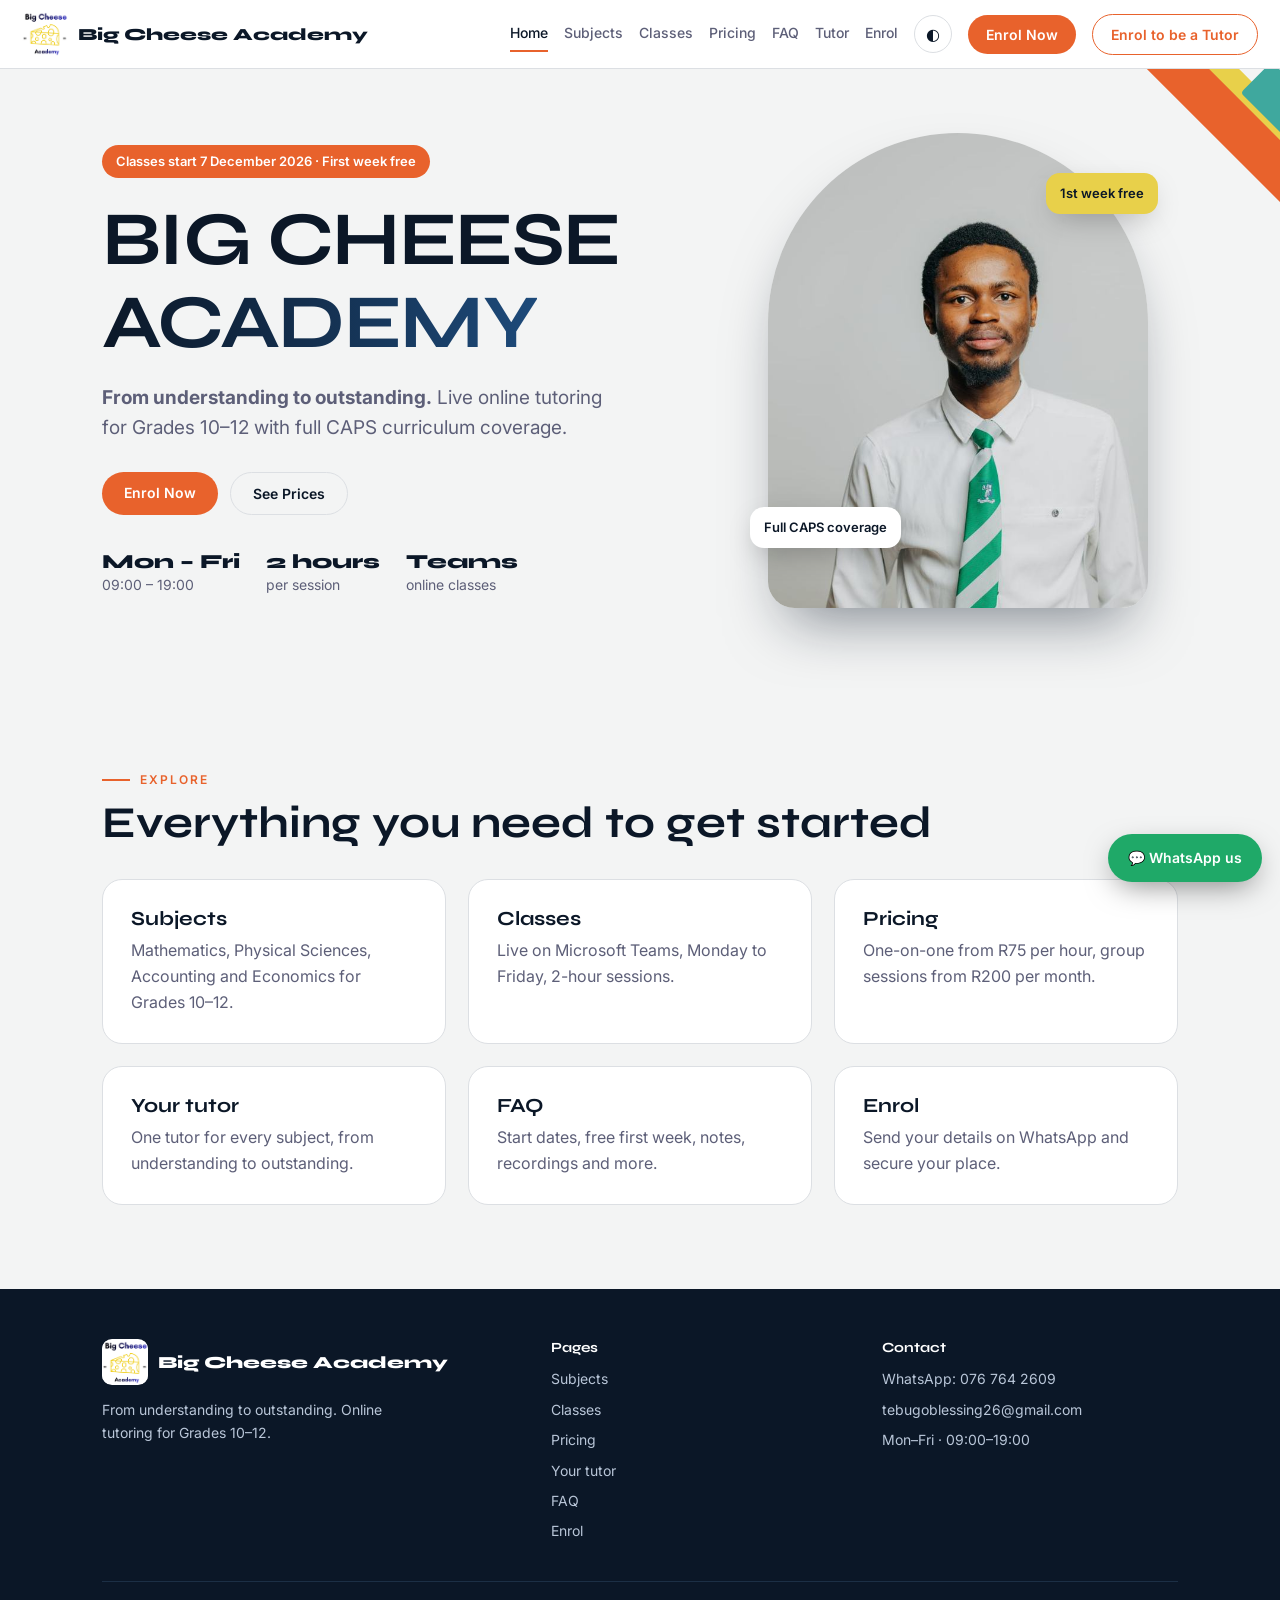
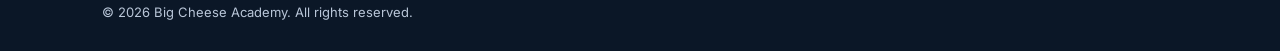
<file: index.html>
<!DOCTYPE html>
<html lang="en">
<head>
<meta charset="utf-8">
<meta name="viewport" content="width=device-width, initial-scale=1, viewport-fit=cover">
<title>Big Cheese Academy | From Understanding to Outstanding</title>
<meta name="description" content="Online tutoring for Grades 10–12 on Microsoft Teams. Full CAPS coverage.">
<link rel="icon" href="logo.png">
<link rel="preconnect" href="https://fonts.googleapis.com">
<link href="https://fonts.googleapis.com/css2?family=Inter:wght@400;500;600;700&family=Syne:wght@700;800&display=swap" rel="stylesheet">
<link rel="stylesheet" href="style.css">
</head>
<body>
<div id="bar"></div>
<header><div class="wrap nav">
<a class="logo" href="index.html"><img src="logo.png" alt="Big Cheese Academy logo"><span>Big Cheese Academy</span></a>
<nav class="links" id="lk"><a href="index.html" class="on" aria-current="page">Home</a><a href="subjects.html">Subjects</a><a href="classes.html">Classes</a><a href="pricing.html">Pricing</a><a href="faq.html">FAQ</a><a href="tutor.html">Tutor</a><a href="enrol.html">Enrol</a><a class="tl-m" href="enrol.html#apply">Enrol to be a Tutor</a></nav>
<button id="tg" aria-label="Toggle dark mode">◐</button>
<a class="btn or top" href="enrol.html">Enrol Now</a>
<a class="btn ghost top" href="enrol.html#apply">Enrol to be a Tutor</a>
<button id="mb" aria-label="Menu">☰</button>
</div></header>
<main>
<section class="hero" id="home" style="padding-top:64px">
<i class="bar" style="background:var(--yel);top:30px;right:-290px"></i>
<i class="bar" style="background:var(--or);top:100px;right:-330px"></i>
<i class="bar" style="background:var(--teal);top:170px;right:-420px;width:520px"></i>
<i class="bar" style="background:var(--slate);bottom:30px;left:-420px"></i>
<i class="bar" style="background:var(--or);bottom:-30px;left:-480px;width:560px"></i>
<div class="wrap grid">
<div>
<span class="pill">Classes start 7 December 2026 · First week free</span>
<h1>Big Cheese<br><span>Academy</span></h1>
<p class="lead"><b>From understanding to outstanding.</b> Live online tutoring for Grades 10–12 with full CAPS curriculum coverage.</p>
<div class="cta"><a class="btn or" href="enrol.html">Enrol Now</a><a class="btn ghost" href="pricing.html">See Prices</a></div>
<div class="meta"><div><b>Mon – Fri</b>09:00 – 19:00</div><div><b>2 hours</b>per session</div><div><b>Teams</b>online classes</div></div>
</div>
<div class="ph"><img src="tutor1.jpg" alt="Your Big Cheese Academy tutor">
<span class="chip" style="left:-18px;bottom:60px">Full CAPS coverage</span>
<span class="chip" style="right:-10px;top:40px;background:var(--yel);color:var(--navy)">1st week free</span></div>
</div></section><section><div class="wrap"><div class="eye rv">Explore</div><h2 class="rv">Everything you need to get started</h2>
<div class="cards" style="margin-top:32px">
<a class="card rv" href="subjects.html"><h3 style="font-size:20px">Subjects</h3><p style="color:var(--mute);margin:8px 0 0">Mathematics, Physical Sciences, Accounting and Economics for Grades 10–12.</p></a>
<a class="card rv" href="classes.html"><h3 style="font-size:20px">Classes</h3><p style="color:var(--mute);margin:8px 0 0">Live on Microsoft Teams, Monday to Friday, 2-hour sessions.</p></a>
<a class="card rv" href="pricing.html"><h3 style="font-size:20px">Pricing</h3><p style="color:var(--mute);margin:8px 0 0">One-on-one from R75 per hour, group sessions from R200 per month.</p></a>
<a class="card rv" href="tutor.html"><h3 style="font-size:20px">Your tutor</h3><p style="color:var(--mute);margin:8px 0 0">One tutor for every subject, from understanding to outstanding.</p></a>
<a class="card rv" href="faq.html"><h3 style="font-size:20px">FAQ</h3><p style="color:var(--mute);margin:8px 0 0">Start dates, free first week, notes, recordings and more.</p></a>
<a class="card rv" href="enrol.html"><h3 style="font-size:20px">Enrol</h3><p style="color:var(--mute);margin:8px 0 0">Send your details on WhatsApp and secure your place.</p></a>
</div></div></section>
</main>
<footer><div class="wrap"><div class="fg">
<div><div class="logo" style="color:#fff;margin-bottom:12px"><img src="logo.png" alt=""><span>Big Cheese Academy</span></div>
<p style="font-size:14px;max-width:320px">From understanding to outstanding. Online tutoring for Grades 10–12.</p></div>
<div><h4>Pages</h4><a href="subjects.html">Subjects</a><a href="classes.html">Classes</a><a href="pricing.html">Pricing</a><a href="tutor.html">Your tutor</a><a href="faq.html">FAQ</a><a href="enrol.html">Enrol</a></div>
<div><h4>Contact</h4><a href="https://wa.me/27767642609">WhatsApp: 076 764 2609</a><a href="mailto:tebugoblessing26@gmail.com">tebugoblessing26@gmail.com</a><a href="classes.html">Mon–Fri · 09:00–19:00</a></div>
</div><div class="cp">© 2026 Big Cheese Academy. All rights reserved.</div></div></footer>
<a class="wa" href="https://wa.me/27767642609?text=Hi%20Big%20Cheese%20Academy" aria-label="Chat on WhatsApp">💬 WhatsApp us</a>
<script src="script.js"></script>
</body>
</html>
</file>
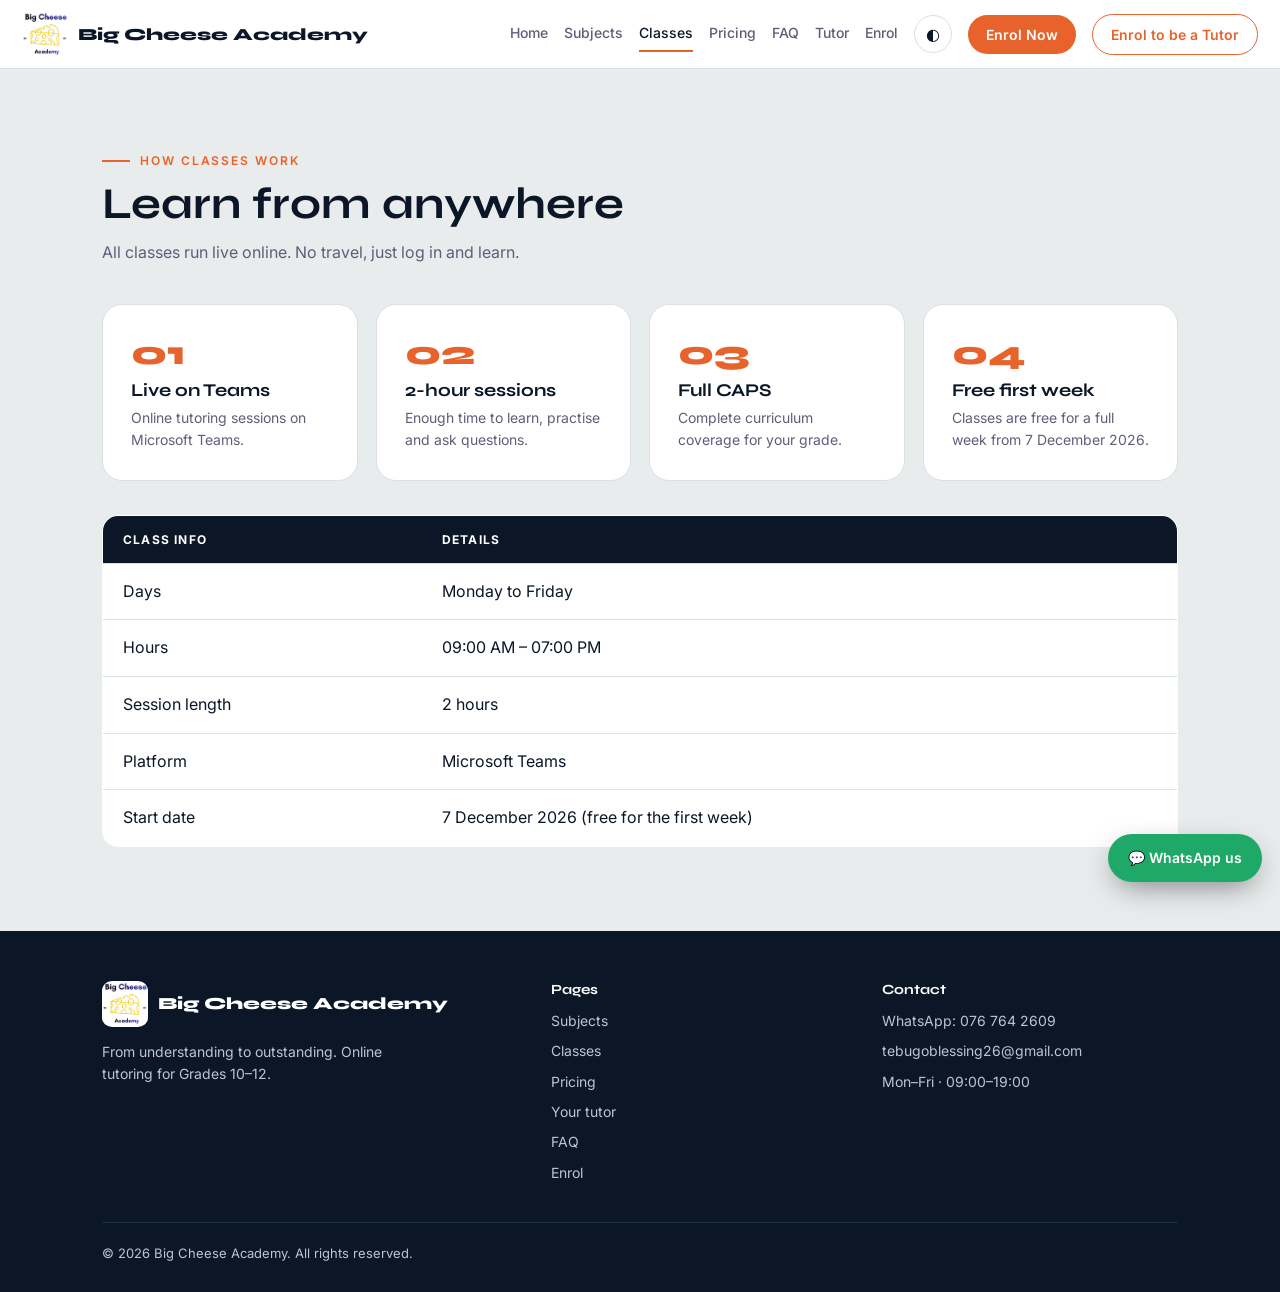
<file: classes.html>
<!DOCTYPE html>
<html lang="en">
<head>
<meta charset="utf-8">
<meta name="viewport" content="width=device-width, initial-scale=1, viewport-fit=cover">
<title>Classes | Big Cheese Academy</title>
<meta name="description" content="Live online classes on Microsoft Teams, Monday to Friday, 2-hour sessions.">
<link rel="icon" href="logo.png">
<link rel="preconnect" href="https://fonts.googleapis.com">
<link href="https://fonts.googleapis.com/css2?family=Inter:wght@400;500;600;700&family=Syne:wght@700;800&display=swap" rel="stylesheet">
<link rel="stylesheet" href="style.css">
</head>
<body>
<div id="bar"></div>
<header><div class="wrap nav">
<a class="logo" href="index.html"><img src="logo.png" alt="Big Cheese Academy logo"><span>Big Cheese Academy</span></a>
<nav class="links" id="lk"><a href="index.html">Home</a><a href="subjects.html">Subjects</a><a href="classes.html" class="on" aria-current="page">Classes</a><a href="pricing.html">Pricing</a><a href="faq.html">FAQ</a><a href="tutor.html">Tutor</a><a href="enrol.html">Enrol</a><a class="tl-m" href="enrol.html#apply">Enrol to be a Tutor</a></nav>
<button id="tg" aria-label="Toggle dark mode">◐</button>
<a class="btn or top" href="enrol.html">Enrol Now</a>
<a class="btn ghost top" href="enrol.html#apply">Enrol to be a Tutor</a>
<button id="mb" aria-label="Menu">☰</button>
</div></header>
<main>
<section class="how" id="how"><div class="wrap">
<div class="eye rv">How classes work</div><h2 class="rv">Learn from anywhere</h2>
<p class="sub rv">All classes run live online. No travel, just log in and learn.</p>
<div class="steps">
<div class="card rv"><b>01</b><h3>Live on Teams</h3><p>Online tutoring sessions on Microsoft Teams.</p></div>
<div class="card rv"><b>02</b><h3>2-hour sessions</h3><p>Enough time to learn, practise and ask questions.</p></div>
<div class="card rv"><b>03</b><h3>Full CAPS</h3><p>Complete curriculum coverage for your grade.</p></div>
<div class="card rv"><b>04</b><h3>Free first week</h3><p>Classes are free for a full week from 7 December 2026.</p></div>
</div>
<div class="tw rv"><table><thead><tr><th>Class info</th><th>Details</th></tr></thead><tbody>
<tr><td>Days</td><td>Monday to Friday</td></tr><tr><td>Hours</td><td>09:00 AM – 07:00 PM</td></tr>
<tr><td>Session length</td><td>2 hours</td></tr><tr><td>Platform</td><td>Microsoft Teams</td></tr>
<tr><td>Start date</td><td>7 December 2026 (free for the first week)</td></tr></tbody></table></div>
</div></section>
</main>
<footer><div class="wrap"><div class="fg">
<div><div class="logo" style="color:#fff;margin-bottom:12px"><img src="logo.png" alt=""><span>Big Cheese Academy</span></div>
<p style="font-size:14px;max-width:320px">From understanding to outstanding. Online tutoring for Grades 10–12.</p></div>
<div><h4>Pages</h4><a href="subjects.html">Subjects</a><a href="classes.html">Classes</a><a href="pricing.html">Pricing</a><a href="tutor.html">Your tutor</a><a href="faq.html">FAQ</a><a href="enrol.html">Enrol</a></div>
<div><h4>Contact</h4><a href="https://wa.me/27767642609">WhatsApp: 076 764 2609</a><a href="mailto:tebugoblessing26@gmail.com">tebugoblessing26@gmail.com</a><a href="classes.html">Mon–Fri · 09:00–19:00</a></div>
</div><div class="cp">© 2026 Big Cheese Academy. All rights reserved.</div></div></footer>
<a class="wa" href="https://wa.me/27767642609?text=Hi%20Big%20Cheese%20Academy" aria-label="Chat on WhatsApp">💬 WhatsApp us</a>
<script src="script.js"></script>
</body>
</html>
</file>
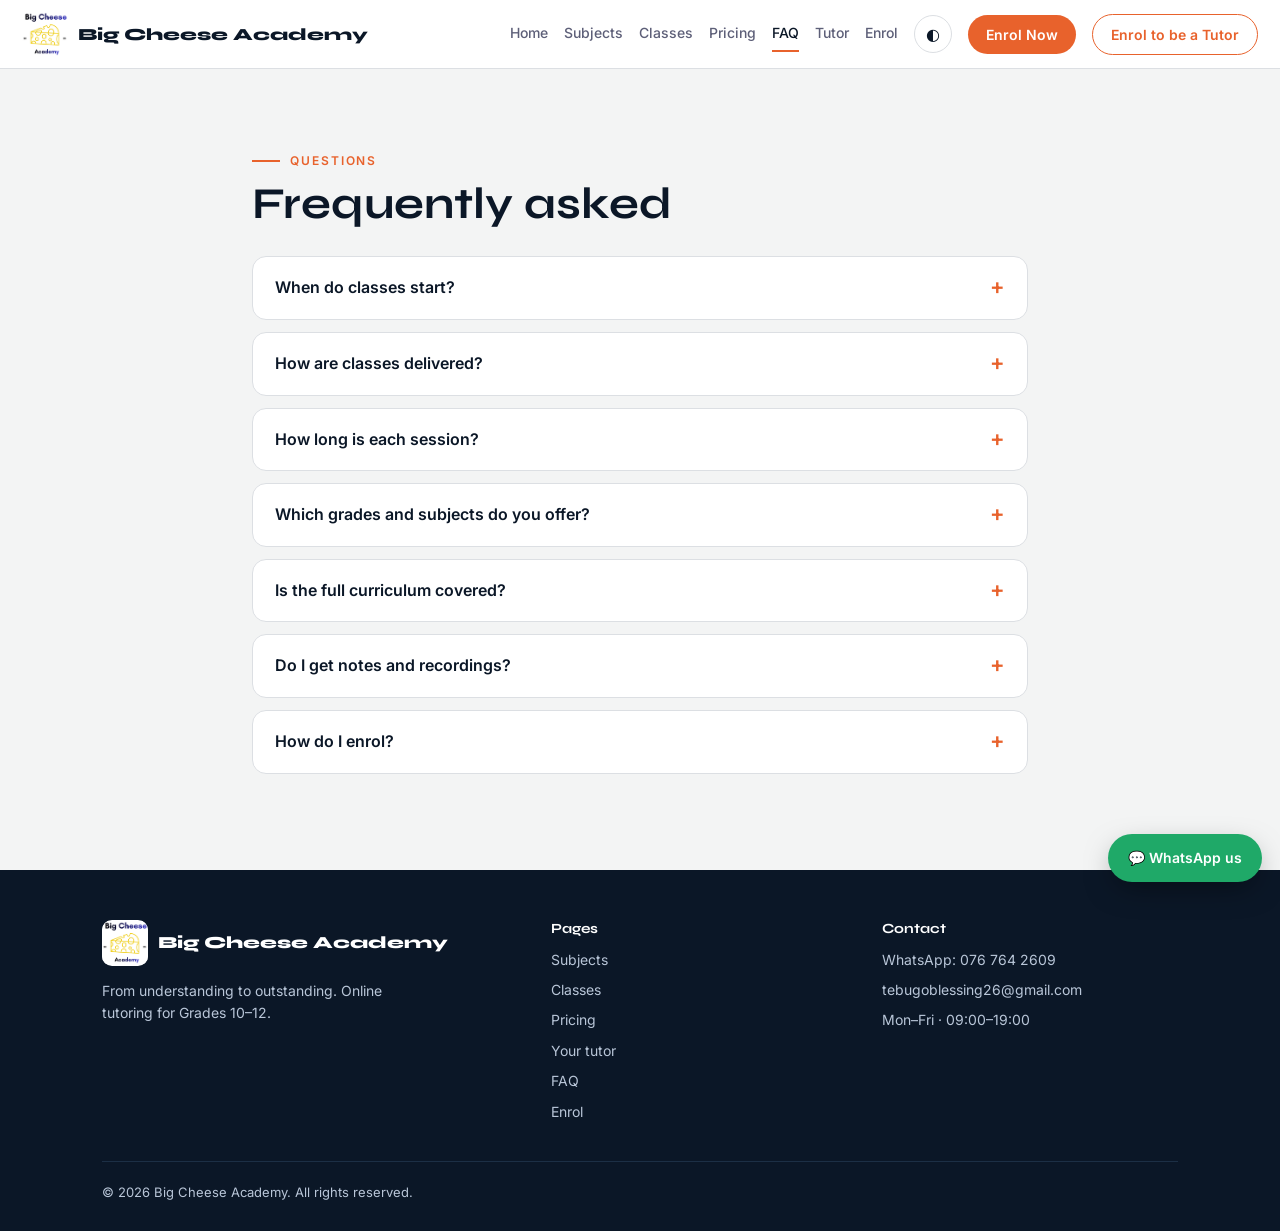
<file: faq.html>
<!DOCTYPE html>
<html lang="en">
<head>
<meta charset="utf-8">
<meta name="viewport" content="width=device-width, initial-scale=1, viewport-fit=cover">
<title>FAQ | Big Cheese Academy</title>
<meta name="description" content="Answers about start dates, classes, subjects and enrolment.">
<link rel="icon" href="logo.png">
<link rel="preconnect" href="https://fonts.googleapis.com">
<link href="https://fonts.googleapis.com/css2?family=Inter:wght@400;500;600;700&family=Syne:wght@700;800&display=swap" rel="stylesheet">
<link rel="stylesheet" href="style.css">
</head>
<body>
<div id="bar"></div>
<header><div class="wrap nav">
<a class="logo" href="index.html"><img src="logo.png" alt="Big Cheese Academy logo"><span>Big Cheese Academy</span></a>
<nav class="links" id="lk"><a href="index.html">Home</a><a href="subjects.html">Subjects</a><a href="classes.html">Classes</a><a href="pricing.html">Pricing</a><a href="faq.html" class="on" aria-current="page">FAQ</a><a href="tutor.html">Tutor</a><a href="enrol.html">Enrol</a><a class="tl-m" href="enrol.html#apply">Enrol to be a Tutor</a></nav>
<button id="tg" aria-label="Toggle dark mode">◐</button>
<a class="btn or top" href="enrol.html">Enrol Now</a>
<a class="btn ghost top" href="enrol.html#apply">Enrol to be a Tutor</a>
<button id="mb" aria-label="Menu">☰</button>
</div></header>
<main>
<section id="faq"><div class="wrap" style="max-width:820px">
<div class="eye rv">Questions</div><h2 class="rv" style="margin-bottom:28px">Frequently asked</h2>
<details class="rv"><summary>When do classes start?</summary><p>Classes start on 7 December 2026, and they are free for the first full week.</p></details>
<details class="rv"><summary>How are classes delivered?</summary><p>Online, live on Microsoft Teams. You only need a device and an internet connection.</p></details>
<details class="rv"><summary>How long is each session?</summary><p>Each session is 2 hours. Classes run Monday to Friday, 09:00 AM to 07:00 PM.</p></details>
<details class="rv"><summary>Which grades and subjects do you offer?</summary><p>Grade 10: Mathematics. Grade 11: Mathematics, Physical Sciences and Accounting. Grade 12: Mathematics, Physical Sciences, Accounting and Economics. Other subjects are available on request.</p></details>
<details class="rv"><summary>Is the full curriculum covered?</summary><p>Yes. Lessons cover the full CAPS curriculum for your grade.</p></details>
<details class="rv"><summary>Do I get notes and recordings?</summary><p>Group and Bootcamp sessions include recorded sessions and comprehensive notes.</p></details>
<details class="rv"><summary>How do I enrol?</summary><p>Fill in the form below or message us on WhatsApp at 076 764 2609.</p></details>
</div></section>
</main>
<footer><div class="wrap"><div class="fg">
<div><div class="logo" style="color:#fff;margin-bottom:12px"><img src="logo.png" alt=""><span>Big Cheese Academy</span></div>
<p style="font-size:14px;max-width:320px">From understanding to outstanding. Online tutoring for Grades 10–12.</p></div>
<div><h4>Pages</h4><a href="subjects.html">Subjects</a><a href="classes.html">Classes</a><a href="pricing.html">Pricing</a><a href="tutor.html">Your tutor</a><a href="faq.html">FAQ</a><a href="enrol.html">Enrol</a></div>
<div><h4>Contact</h4><a href="https://wa.me/27767642609">WhatsApp: 076 764 2609</a><a href="mailto:tebugoblessing26@gmail.com">tebugoblessing26@gmail.com</a><a href="classes.html">Mon–Fri · 09:00–19:00</a></div>
</div><div class="cp">© 2026 Big Cheese Academy. All rights reserved.</div></div></footer>
<a class="wa" href="https://wa.me/27767642609?text=Hi%20Big%20Cheese%20Academy" aria-label="Chat on WhatsApp">💬 WhatsApp us</a>
<script src="script.js"></script>
</body>
</html>
</file>
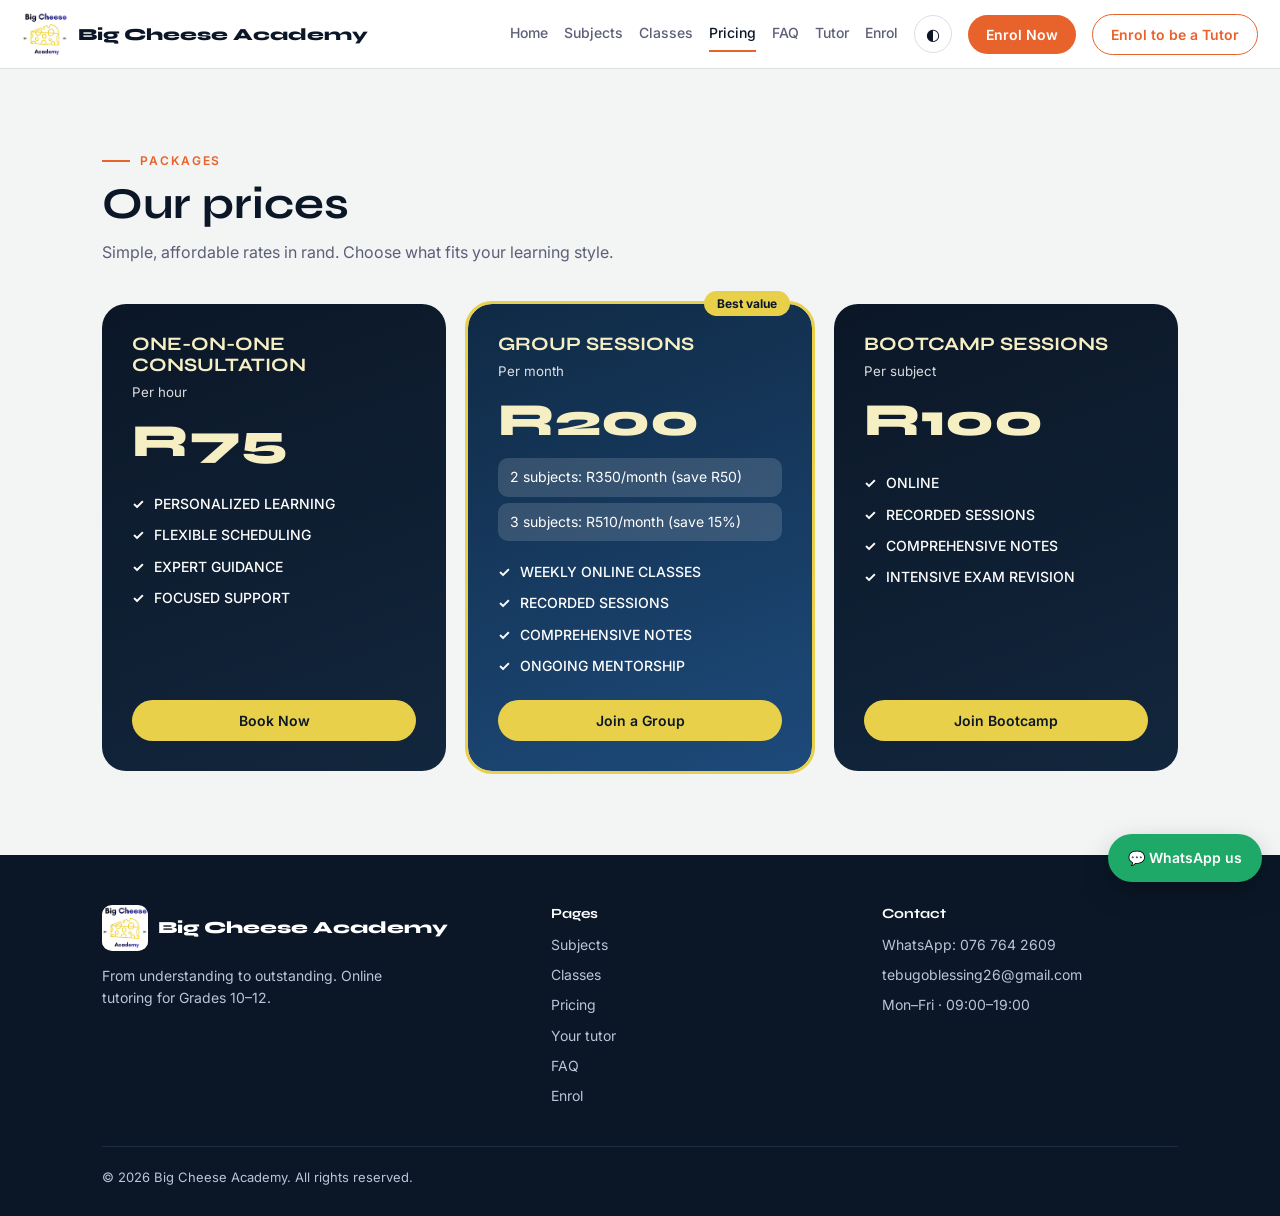
<file: pricing.html>
<!DOCTYPE html>
<html lang="en">
<head>
<meta charset="utf-8">
<meta name="viewport" content="width=device-width, initial-scale=1, viewport-fit=cover">
<title>Pricing | Big Cheese Academy</title>
<meta name="description" content="One-on-one R75 per hour, group sessions from R200 per month, bootcamp R100 per subject.">
<link rel="icon" href="logo.png">
<link rel="preconnect" href="https://fonts.googleapis.com">
<link href="https://fonts.googleapis.com/css2?family=Inter:wght@400;500;600;700&family=Syne:wght@700;800&display=swap" rel="stylesheet">
<link rel="stylesheet" href="style.css">
</head>
<body>
<div id="bar"></div>
<header><div class="wrap nav">
<a class="logo" href="index.html"><img src="logo.png" alt="Big Cheese Academy logo"><span>Big Cheese Academy</span></a>
<nav class="links" id="lk"><a href="index.html">Home</a><a href="subjects.html">Subjects</a><a href="classes.html">Classes</a><a href="pricing.html" class="on" aria-current="page">Pricing</a><a href="faq.html">FAQ</a><a href="tutor.html">Tutor</a><a href="enrol.html">Enrol</a><a class="tl-m" href="enrol.html#apply">Enrol to be a Tutor</a></nav>
<button id="tg" aria-label="Toggle dark mode">◐</button>
<a class="btn or top" href="enrol.html">Enrol Now</a>
<a class="btn ghost top" href="enrol.html#apply">Enrol to be a Tutor</a>
<button id="mb" aria-label="Menu">☰</button>
</div></header>
<main>
<section id="pricing"><div class="wrap">
<div class="eye rv">Packages</div><h2 class="rv">Our prices</h2>
<p class="sub rv">Simple, affordable rates in rand. Choose what fits your learning style.</p>
<div class="pr">
<div class="pc rv"><h3>One-on-one consultation</h3><small>Per hour</small><div class="amt">R75</div>
<ul><li>Personalized learning</li><li>Flexible scheduling</li><li>Expert guidance</li><li>Focused support</li></ul>
<a class="btn" href="enrol.html?plan=One-on-one%20consultation">Book Now</a></div>
<div class="pc f rv"><span class="tag">Best value</span><h3>Group sessions</h3><small>Per month</small><div class="amt">R200</div>
<div class="save">2 subjects: R350/month (save R50)</div><div class="save">3 subjects: R510/month (save 15%)</div>
<ul><li>Weekly online classes</li><li>Recorded sessions</li><li>Comprehensive notes</li><li>Ongoing mentorship</li></ul>
<a class="btn" href="enrol.html?plan=Group%20sessions">Join a Group</a></div>
<div class="pc rv"><h3>Bootcamp sessions</h3><small>Per subject</small><div class="amt">R100</div>
<ul><li>Online</li><li>Recorded sessions</li><li>Comprehensive notes</li><li>Intensive exam revision</li></ul>
<a class="btn" href="enrol.html?plan=Bootcamp%20sessions">Join Bootcamp</a></div>
</div></div></section>
</main>
<footer><div class="wrap"><div class="fg">
<div><div class="logo" style="color:#fff;margin-bottom:12px"><img src="logo.png" alt=""><span>Big Cheese Academy</span></div>
<p style="font-size:14px;max-width:320px">From understanding to outstanding. Online tutoring for Grades 10–12.</p></div>
<div><h4>Pages</h4><a href="subjects.html">Subjects</a><a href="classes.html">Classes</a><a href="pricing.html">Pricing</a><a href="tutor.html">Your tutor</a><a href="faq.html">FAQ</a><a href="enrol.html">Enrol</a></div>
<div><h4>Contact</h4><a href="https://wa.me/27767642609">WhatsApp: 076 764 2609</a><a href="mailto:tebugoblessing26@gmail.com">tebugoblessing26@gmail.com</a><a href="classes.html">Mon–Fri · 09:00–19:00</a></div>
</div><div class="cp">© 2026 Big Cheese Academy. All rights reserved.</div></div></footer>
<a class="wa" href="https://wa.me/27767642609?text=Hi%20Big%20Cheese%20Academy" aria-label="Chat on WhatsApp">💬 WhatsApp us</a>
<script src="script.js"></script>
</body>
</html>
</file>
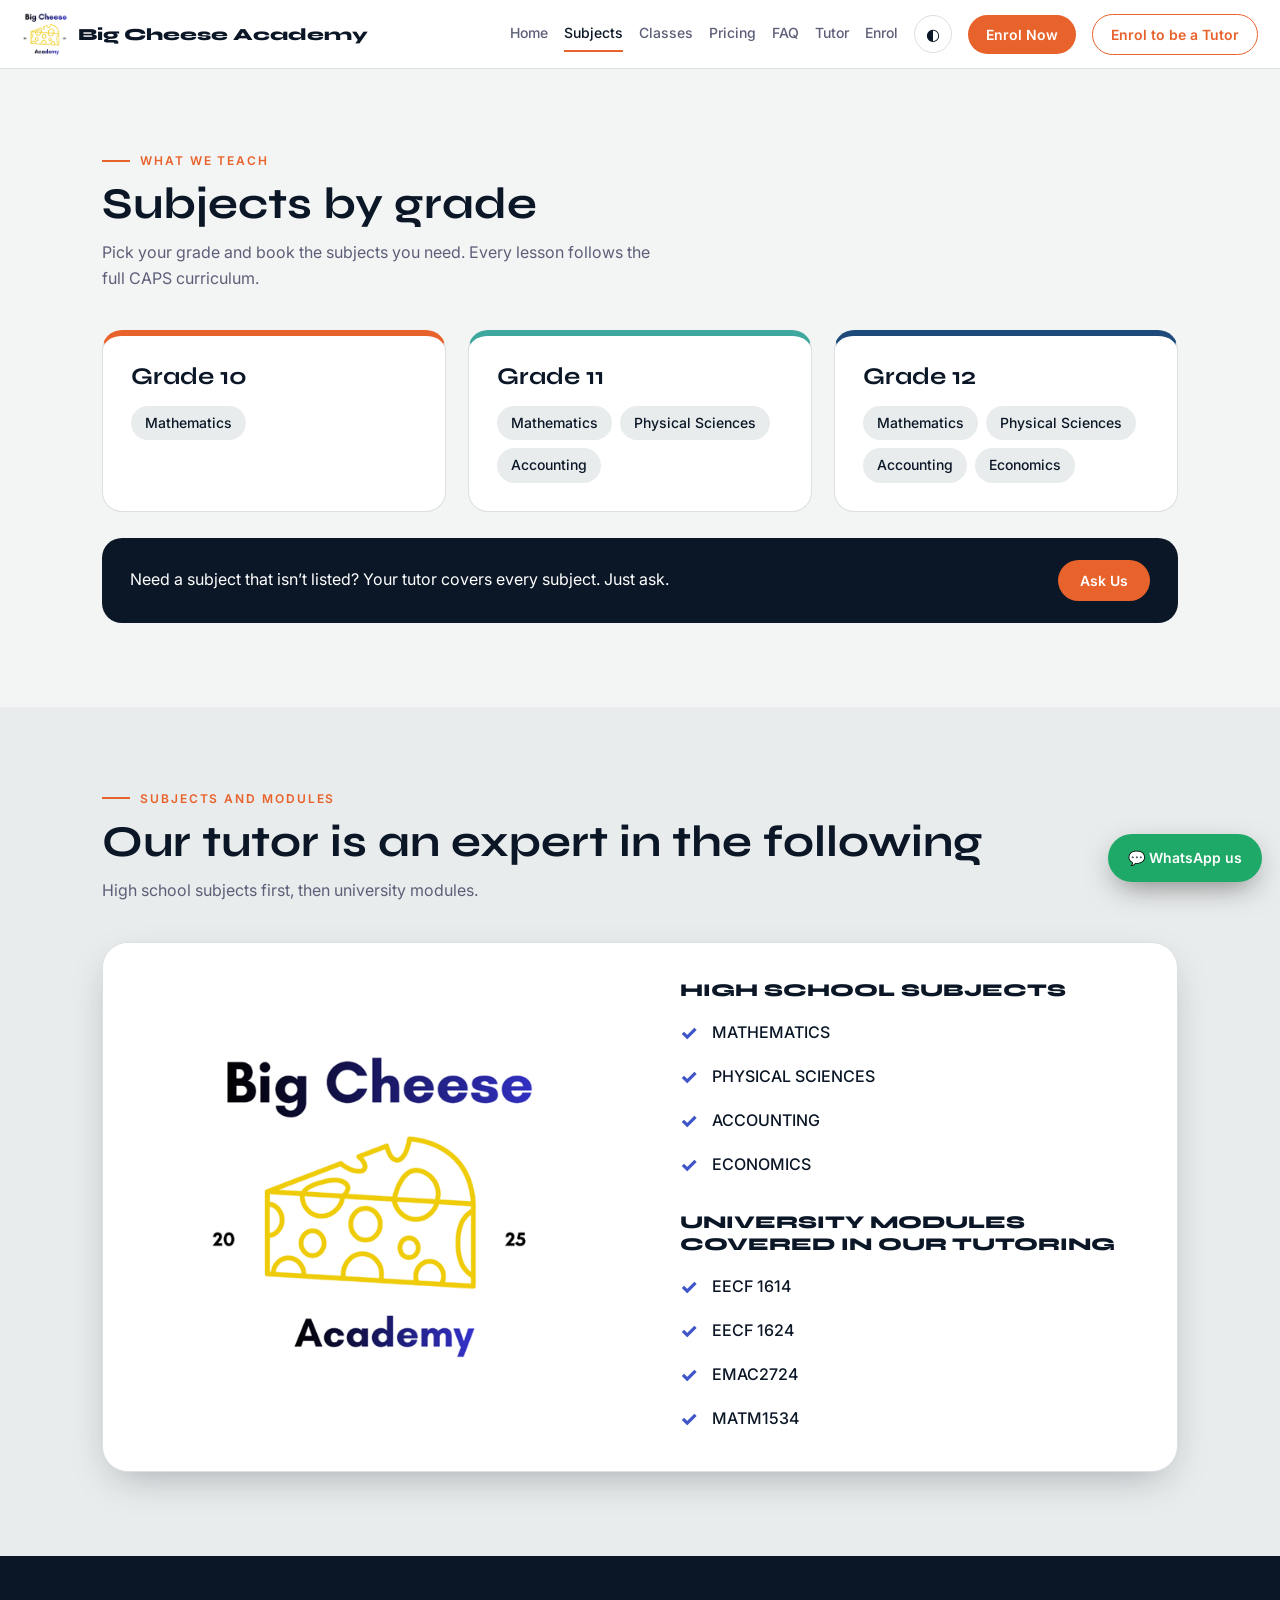
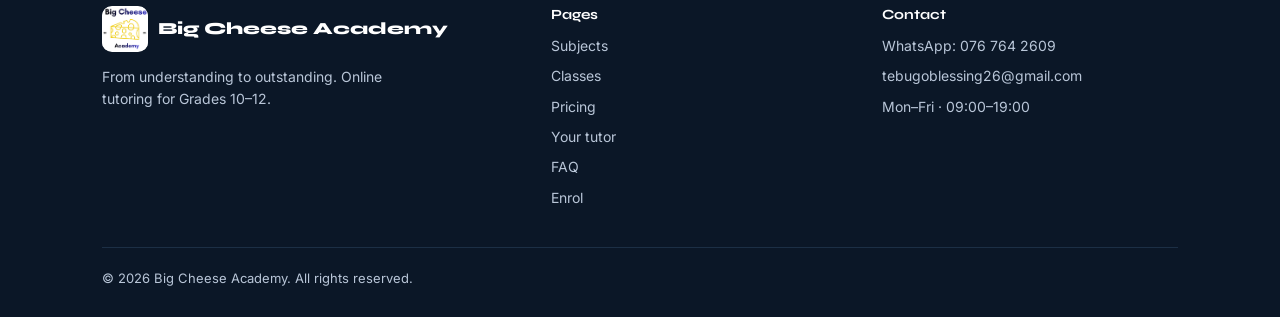
<file: subjects.html>
<!DOCTYPE html>
<html lang="en">
<head>
<meta charset="utf-8">
<meta name="viewport" content="width=device-width, initial-scale=1, viewport-fit=cover">
<title>Subjects | Big Cheese Academy</title>
<meta name="description" content="Mathematics, Physical Sciences, Accounting and Economics for Grades 10–12.">
<link rel="icon" href="logo.png">
<link rel="preconnect" href="https://fonts.googleapis.com">
<link href="https://fonts.googleapis.com/css2?family=Inter:wght@400;500;600;700&family=Syne:wght@700;800&display=swap" rel="stylesheet">
<link rel="stylesheet" href="style.css">
</head>
<body>
<div id="bar"></div>
<header><div class="wrap nav">
<a class="logo" href="index.html"><img src="logo.png" alt="Big Cheese Academy logo"><span>Big Cheese Academy</span></a>
<nav class="links" id="lk"><a href="index.html">Home</a><a href="subjects.html" class="on" aria-current="page">Subjects</a><a href="classes.html">Classes</a><a href="pricing.html">Pricing</a><a href="faq.html">FAQ</a><a href="tutor.html">Tutor</a><a href="enrol.html">Enrol</a><a class="tl-m" href="enrol.html#apply">Enrol to be a Tutor</a></nav>
<button id="tg" aria-label="Toggle dark mode">◐</button>
<a class="btn or top" href="enrol.html">Enrol Now</a>
<a class="btn ghost top" href="enrol.html#apply">Enrol to be a Tutor</a>
<button id="mb" aria-label="Menu">☰</button>
</div></header>
<main>
<section id="subjects"><div class="wrap">
<div class="eye rv">What we teach</div><h2 class="rv">Subjects by grade</h2>
<p class="sub rv">Pick your grade and book the subjects you need. Every lesson follows the full CAPS curriculum.</p>
<div class="cards">
<div class="card g rv" style="--c:var(--or)"><h3>Grade 10</h3><div class="tags"><span>Mathematics</span></div></div>
<div class="card g rv" style="--c:var(--teal)"><h3>Grade 11</h3><div class="tags"><span>Mathematics</span><span>Physical Sciences</span><span>Accounting</span></div></div>
<div class="card g rv" style="--c:var(--ind)"><h3>Grade 12</h3><div class="tags"><span>Mathematics</span><span>Physical Sciences</span><span>Accounting</span><span>Economics</span></div></div>
</div>
<div class="note rv"><span>Need a subject that isn’t listed? Your tutor covers every subject. Just ask.</span><a class="btn or" href="enrol.html">Ask Us</a></div>
</div></section>
<section class="how" id="covered"><div class="wrap">
<div class="eye rv">Subjects and modules</div><h2 class="rv">Our tutor is an expert in the following</h2>
<p class="sub rv">High school subjects first, then university modules.</p>
<div class="cov rv">
<div class="lg"><img src="logo.png" alt="Big Cheese Academy logo"></div>
<div class="ls">
<h3>High school subjects</h3>
<ul><li>Mathematics</li><li>Physical Sciences</li><li>Accounting</li><li>Economics</li></ul>
<h3>University modules covered in our tutoring</h3>
<ul><li>EECF 1614</li><li>EECF 1624</li><li>EMAC2724</li><li>MATM1534</li></ul>
</div></div>
</div></section>
</main>
<footer><div class="wrap"><div class="fg">
<div><div class="logo" style="color:#fff;margin-bottom:12px"><img src="logo.png" alt=""><span>Big Cheese Academy</span></div>
<p style="font-size:14px;max-width:320px">From understanding to outstanding. Online tutoring for Grades 10–12.</p></div>
<div><h4>Pages</h4><a href="subjects.html">Subjects</a><a href="classes.html">Classes</a><a href="pricing.html">Pricing</a><a href="tutor.html">Your tutor</a><a href="faq.html">FAQ</a><a href="enrol.html">Enrol</a></div>
<div><h4>Contact</h4><a href="https://wa.me/27767642609">WhatsApp: 076 764 2609</a><a href="mailto:tebugoblessing26@gmail.com">tebugoblessing26@gmail.com</a><a href="classes.html">Mon–Fri · 09:00–19:00</a></div>
</div><div class="cp">© 2026 Big Cheese Academy. All rights reserved.</div></div></footer>
<a class="wa" href="https://wa.me/27767642609?text=Hi%20Big%20Cheese%20Academy" aria-label="Chat on WhatsApp">💬 WhatsApp us</a>
<script src="script.js"></script>
</body>
</html>
</file>
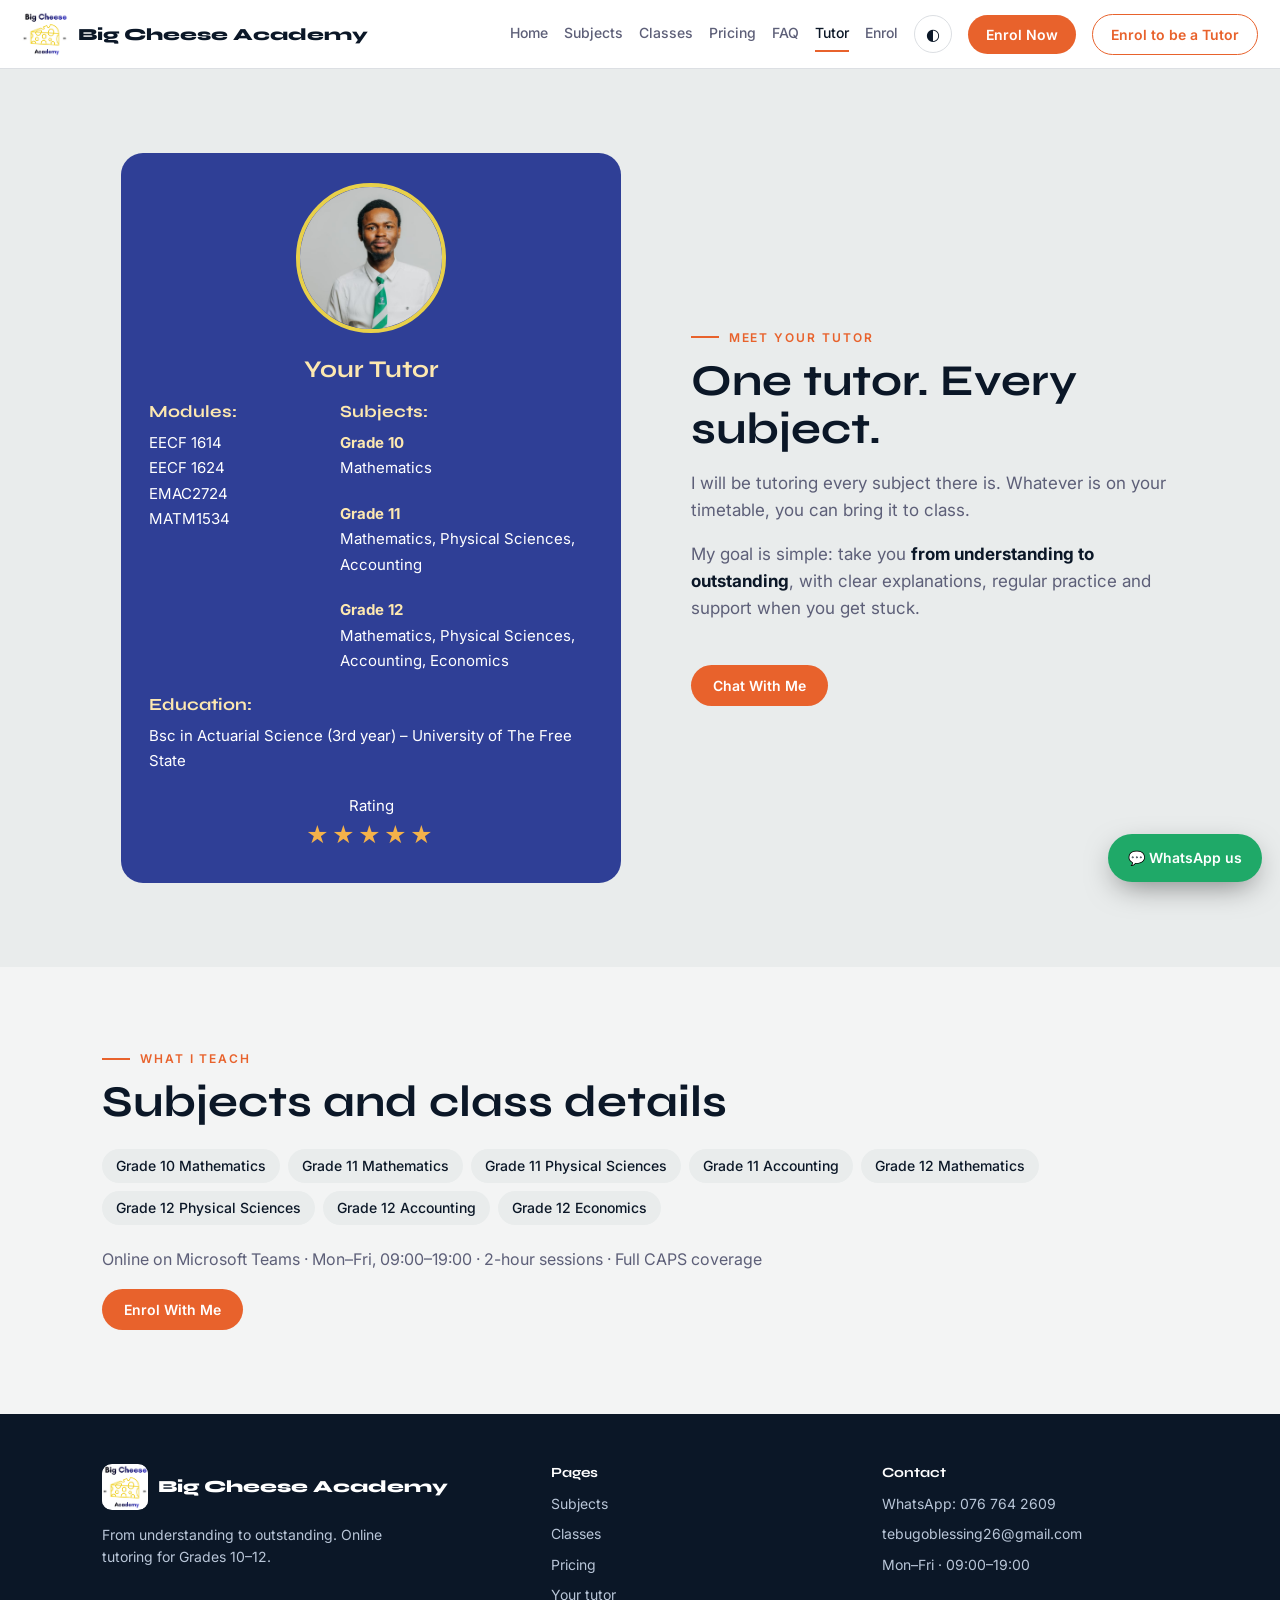
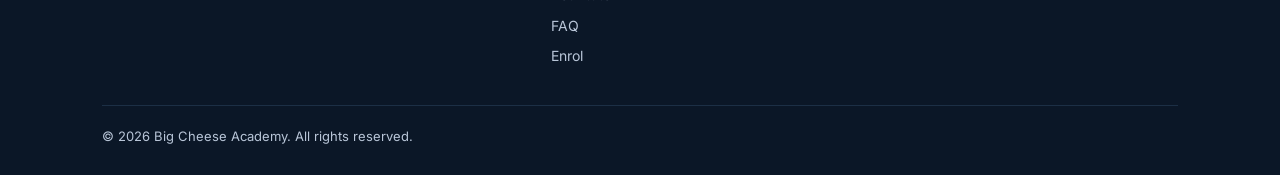
<file: tutor.html>
<!DOCTYPE html>
<html lang="en">
<head>
<meta charset="utf-8">
<meta name="viewport" content="width=device-width, initial-scale=1, viewport-fit=cover">
<title>Tutor | Big Cheese Academy</title>
<meta name="description" content="Meet the Big Cheese Academy tutor: one tutor, every subject.">
<link rel="icon" href="logo.png">
<link rel="preconnect" href="https://fonts.googleapis.com">
<link href="https://fonts.googleapis.com/css2?family=Inter:wght@400;500;600;700&family=Syne:wght@700;800&display=swap" rel="stylesheet">
<link rel="stylesheet" href="style.css">
</head>
<body>
<div id="bar"></div>
<header><div class="wrap nav">
<a class="logo" href="index.html"><img src="logo.png" alt="Big Cheese Academy logo"><span>Big Cheese Academy</span></a>
<nav class="links" id="lk"><a href="index.html">Home</a><a href="subjects.html">Subjects</a><a href="classes.html">Classes</a><a href="pricing.html">Pricing</a><a href="faq.html">FAQ</a><a href="tutor.html" class="on" aria-current="page">Tutor</a><a href="enrol.html">Enrol</a><a class="tl-m" href="enrol.html#apply">Enrol to be a Tutor</a></nav>
<button id="tg" aria-label="Toggle dark mode">◐</button>
<a class="btn or top" href="enrol.html">Enrol Now</a>
<a class="btn ghost top" href="enrol.html#apply">Enrol to be a Tutor</a>
<button id="mb" aria-label="Menu">☰</button>
</div></header>
<main>
<section class="how" id="tutor"><div class="wrap tut">
<div class="tcard rv"><img src="tutor1.jpg" alt="Big Cheese Academy tutor in a white shirt and green striped tie">
<h3>Your Tutor</h3>
<div class="tl"><div class="cols">
<div><h4>Modules:</h4><p>EECF 1614<br>EECF 1624<br>EMAC2724<br>MATM1534</p></div>
<div><h4>Subjects:</h4><p><b>Grade 10</b><br>Mathematics</p><p><b>Grade 11</b><br>Mathematics, Physical Sciences, Accounting</p><p><b>Grade 12</b><br>Mathematics, Physical Sciences, Accounting, Economics</p></div></div>
<h4>Education:</h4><p>Bsc in Actuarial Science (3rd year) – University of The Free State</p></div>
<div class="rt">Rating<span>★★★★★</span></div></div>
<div class="rv"><div class="eye">Meet your tutor</div><h2>One tutor. Every subject.</h2>
<p style="margin-top:16px">I will be tutoring every subject there is. Whatever is on your timetable, you can bring it to class.</p>
<p>My goal is simple: take you <b style="color:var(--ink)">from understanding to outstanding</b>, with clear explanations, regular practice and support when you get stuck.</p>
<a class="btn or" href="enrol.html" style="margin-top:26px">Chat With Me</a></div>
</div></section><section><div class="wrap"><div class="eye rv">What I teach</div><h2 class="rv">Subjects and class details</h2>
<div class="tags rv" style="margin:22px 0"><span>Grade 10 Mathematics</span><span>Grade 11 Mathematics</span><span>Grade 11 Physical Sciences</span><span>Grade 11 Accounting</span><span>Grade 12 Mathematics</span><span>Grade 12 Physical Sciences</span><span>Grade 12 Accounting</span><span>Grade 12 Economics</span></div>
<p class="rv" style="color:var(--mute)">Online on Microsoft Teams · Mon–Fri, 09:00–19:00 · 2-hour sessions · Full CAPS coverage</p>
<a class="btn or rv" href="enrol.html">Enrol With Me</a></div></section>
</main>
<footer><div class="wrap"><div class="fg">
<div><div class="logo" style="color:#fff;margin-bottom:12px"><img src="logo.png" alt=""><span>Big Cheese Academy</span></div>
<p style="font-size:14px;max-width:320px">From understanding to outstanding. Online tutoring for Grades 10–12.</p></div>
<div><h4>Pages</h4><a href="subjects.html">Subjects</a><a href="classes.html">Classes</a><a href="pricing.html">Pricing</a><a href="tutor.html">Your tutor</a><a href="faq.html">FAQ</a><a href="enrol.html">Enrol</a></div>
<div><h4>Contact</h4><a href="https://wa.me/27767642609">WhatsApp: 076 764 2609</a><a href="mailto:tebugoblessing26@gmail.com">tebugoblessing26@gmail.com</a><a href="classes.html">Mon–Fri · 09:00–19:00</a></div>
</div><div class="cp">© 2026 Big Cheese Academy. All rights reserved.</div></div></footer>
<a class="wa" href="https://wa.me/27767642609?text=Hi%20Big%20Cheese%20Academy" aria-label="Chat on WhatsApp">💬 WhatsApp us</a>
<script src="script.js"></script>
</body>
</html>
</file>
<file: style.css>
/* Big Cheese Academy - shared styles */
:root{--bg:#f3f4f4;--card:#fff;--ink:#0b1727;--mute:#5d5f78;--line:#dcdfe3;--nav:#fff;--soft:#e9ecec;--ind:#1d4a7a;--navy:#0b1727;--or:#e8622c;--teal:#3fa89e;--yel:#e8d04a;--slate:#363650;--grn:#1fa968;color-scheme:light;
box-sizing:border-box;padding-top:env(safe-area-inset-top,0px);padding-bottom:env(safe-area-inset-bottom,0px)}
@media (prefers-color-scheme:dark){:root:not([data-theme="light"]){--bg:#060d16;--card:#0e1b2b;--ink:#eef3f9;--mute:#9fb0c4;--line:#1c2f45;--nav:#09121d;--soft:#0b1623;color-scheme:dark}}
:root[data-theme="dark"]{--bg:#060d16;--card:#0e1b2b;--ink:#eef3f9;--mute:#9fb0c4;--line:#1c2f45;--nav:#09121d;--soft:#0b1623;color-scheme:dark}
html{scroll-behavior:smooth;scroll-padding-top:calc(78px + env(safe-area-inset-top,0px))}
*{box-sizing:border-box}
body{margin:0;background:var(--bg);color:var(--ink);font:400 16px/1.6 Inter,system-ui,sans-serif}
body::before{content:"";position:fixed;inset:0 0 auto;height:env(safe-area-inset-top,0px);background:var(--nav);z-index:60}
h1,h2,h3{font-family:Syne,Inter,sans-serif;line-height:1.1;margin:0}
a{color:inherit;text-decoration:none}
.wrap{max-width:1120px;margin:0 auto;padding:0 22px}
#bar{position:fixed;top:env(safe-area-inset-top,0px);left:0;height:3px;width:0;background:linear-gradient(90deg,var(--or),var(--yel));z-index:70}
header{position:sticky;top:env(safe-area-inset-top,0px);z-index:50;background:var(--nav);border-bottom:1px solid var(--line)}
.nav{display:flex;align-items:center;gap:22px;height:68px}
.logo{display:flex;align-items:center;gap:10px;font:800 17px Syne,sans-serif}
.logo img{height:46px;width:46px;object-fit:contain;background:#fff;border-radius:10px}
.links{display:flex;gap:20px;margin-left:auto;font-size:14px;font-weight:500}
.links a{padding:6px 0;color:var(--mute);border-bottom:2px solid transparent}
.links a.on,.links a:hover{color:var(--ink);border-color:var(--or)}
.btn{display:inline-block;border:0;cursor:pointer;font:600 14px Inter,sans-serif;padding:12px 22px;border-radius:999px;background:var(--navy);color:#fff;transition:transform .15s}
.btn:hover{transform:translateY(-2px)}
.btn.or{background:var(--or)}.btn.ghost{background:transparent;color:var(--ink);border:1.5px solid var(--line)}
#tg,#mb{background:none;border:1.5px solid var(--line);color:var(--ink);width:38px;height:38px;border-radius:50%;cursor:pointer;font-size:16px}
#mb{display:none}
.hero{position:relative;overflow:hidden;padding:64px 0 80px;background:var(--bg)}
.bar{position:absolute;height:44px;width:620px;border-radius:4px;transform:rotate(45deg);pointer-events:none}
.hero .grid{position:relative;z-index:2;display:grid;grid-template-columns:1.15fr .85fr;gap:40px;align-items:center}
.pill{display:inline-block;background:var(--or);color:#fff;font-weight:600;font-size:13px;padding:6px 14px;border-radius:999px;margin-bottom:20px}
h1{font-size:clamp(38px,6.4vw,76px);letter-spacing:-.02em;text-transform:uppercase}
h1 span{background:linear-gradient(90deg,var(--ink),#1d4a7a);-webkit-background-clip:text;background-clip:text;color:transparent}
:root[data-theme="dark"] h1 span{background:linear-gradient(90deg,#fff,#7fa6d4);-webkit-background-clip:text;background-clip:text}
.lead{font-size:19px;color:var(--mute);max-width:520px;margin:18px 0 28px}
.cta{display:flex;gap:12px;flex-wrap:wrap}
.meta{display:flex;gap:26px;flex-wrap:wrap;margin-top:34px;font-size:14px;color:var(--mute)}
.meta b{display:block;font:800 20px Syne,sans-serif;color:var(--ink)}
.ph{position:relative;justify-self:center;width:min(100%,380px)}
.ph img{width:100%;aspect-ratio:4/5;object-fit:cover;object-position:top;border-radius:200px 200px 28px 28px;display:block;box-shadow:0 30px 60px -20px rgba(11,23,39,.5)}
.chip{position:absolute;background:var(--card);border-radius:14px;padding:10px 14px;font-size:13px;font-weight:600;box-shadow:0 10px 30px -10px rgba(0,0,0,.35)}
section{padding:84px 0}
.eye{display:flex;align-items:center;gap:10px;font:600 12px Inter;letter-spacing:.16em;text-transform:uppercase;color:var(--or);margin-bottom:12px}
.eye::before{content:"";width:28px;height:2px;background:var(--or)}
h2{font-size:clamp(28px,4.2vw,44px)}
.sub{color:var(--mute);max-width:560px;margin:12px 0 38px}
.cards{display:grid;grid-template-columns:repeat(3,1fr);gap:22px}
.card{background:var(--card);border:1px solid var(--line);border-radius:20px;padding:28px}
.g{border-top:6px solid var(--c)}
.g h3{font-size:24px;margin-bottom:16px}
.tags{display:flex;flex-wrap:wrap;gap:8px}
.tags span{background:var(--soft);border-radius:999px;padding:6px 14px;font-size:14px;font-weight:500}
.note{margin-top:26px;background:var(--navy);color:#fff;border-radius:20px;padding:22px 28px;display:flex;gap:16px;align-items:center;justify-content:space-between;flex-wrap:wrap}
.how{background:var(--soft)}
.steps{display:grid;grid-template-columns:repeat(4,1fr);gap:18px;margin-bottom:34px}
.steps .card b{font:800 34px Syne;color:var(--or)}
.steps h3{font-size:18px;margin:8px 0 6px}.steps p{margin:0;color:var(--mute);font-size:14px}
table{width:100%;border-collapse:collapse;background:var(--card);border-radius:16px;overflow:hidden;border:1px solid var(--line)}
th{background:var(--navy);color:#fff;text-align:left;font-size:12px;letter-spacing:.1em;text-transform:uppercase;padding:14px 20px}
td{padding:15px 20px;border-top:1px solid var(--line)}
.tw{overflow-x:auto;border-radius:16px}
.pr{display:grid;grid-template-columns:repeat(3,1fr);gap:22px;align-items:stretch}
.pc{position:relative;border-radius:24px;padding:30px;color:#fff;background:linear-gradient(160deg,#0b1727,#12263d);display:flex;flex-direction:column}
.pc.f{background:linear-gradient(160deg,#102a45,#1d4a7a);outline:3px solid var(--yel)}
.pc h3{font-size:19px;color:#f7efc4;text-transform:uppercase}
.pc small{opacity:.85;margin-top:6px}
.amt{font:800 46px Syne;color:#f7efc4;margin:10px 0}
.pc ul{list-style:none;padding:0;margin:14px 0 22px;display:grid;gap:9px;font-size:14px;font-weight:500;text-transform:uppercase}
.pc li::before{content:"✓";margin-right:10px;font-weight:700}
.pc .save{font-size:14px;background:rgba(255,255,255,.14);border-radius:10px;padding:8px 12px;margin-bottom:6px}
.pc .btn{margin-top:auto;background:var(--yel);color:var(--navy);text-align:center}
.tag{position:absolute;top:-13px;right:22px;background:var(--yel);color:var(--navy);font:700 12px Inter;padding:5px 13px;border-radius:999px}
.tut{display:grid;grid-template-columns:.8fr 1.2fr;gap:50px;align-items:center}
.tut img{width:100%;aspect-ratio:4/5;object-fit:cover;object-position:top;border-radius:28px;border-bottom:10px solid var(--teal)}
.tut p{color:var(--mute);font-size:17px}
details{background:var(--card);border:1px solid var(--line);border-radius:14px;margin-bottom:12px;padding:0 22px}
summary{cursor:pointer;font-weight:600;padding:18px 0;list-style:none;display:flex;justify-content:space-between;gap:12px}
summary::after{content:"+";color:var(--or);font-size:22px;line-height:1}
details[open] summary::after{content:"–"}
details p{margin:0 0 18px;color:var(--mute)}
.ct{display:grid;grid-template-columns:1.1fr .9fr;border-radius:26px;overflow:hidden;border:1px solid var(--line);background:var(--card)}
form{padding:36px;display:grid;gap:14px}
.r{display:grid;grid-template-columns:1fr 1fr;gap:14px}
label{font-size:12px;font-weight:600;letter-spacing:.08em;text-transform:uppercase;color:var(--mute);display:grid;gap:6px}
input,select,textarea{font:400 15px Inter;padding:12px 14px;border:1px solid var(--line);border-radius:10px;background:var(--bg);color:var(--ink);width:100%}
input:focus,select:focus,textarea:focus{outline:2px solid var(--ind);border-color:transparent}
.side{position:relative;color:#fff;padding:40px 34px;display:flex;flex-direction:column;justify-content:flex-end;min-height:420px;background:linear-gradient(180deg,rgba(11,23,39,.55),rgba(11,23,39,.95)),url(../images/tutor2.jpg) center top/cover}
.side h3{font-size:28px;margin-bottom:12px}
.side a.ph2{font:800 26px Syne;color:var(--yel);display:block;margin:10px 0 4px}
footer{background:var(--navy);color:#b9c6d8;padding:50px 0 28px}
.fg{display:grid;grid-template-columns:1.4fr 1fr 1fr;gap:34px}
footer h4{color:#fff;margin:0 0 12px;font:700 14px Syne}
footer a{display:block;margin-bottom:8px;font-size:14px}footer a:hover{color:var(--yel)}
.cp{border-top:1px solid #1c2f45;margin-top:30px;padding-top:20px;font-size:13px}
.wa{position:fixed;right:18px;bottom:calc(18px + env(safe-area-inset-bottom,0px));z-index:55;display:flex;align-items:center;gap:10px;background:var(--grn);color:#fff;font-weight:600;font-size:14px;padding:13px 20px;border-radius:999px;box-shadow:0 10px 30px -8px rgba(0,0,0,.5)}
.rv{opacity:0;transform:translateY(22px);transition:.6s}.rv.in{opacity:1;transform:none}
@media(max-width:860px){
.links{display:none;position:absolute;top:68px;left:0;right:0;background:var(--nav);flex-direction:column;padding:16px 22px;border-bottom:1px solid var(--line);gap:12px}
.links.open{display:flex}#mb{display:block;margin-left:auto}.nav .btn.top{display:none}
.hero .grid,.tut,.ct{grid-template-columns:1fr}.cards,.pr,.steps{grid-template-columns:1fr}.steps{grid-template-columns:1fr 1fr}
.fg{grid-template-columns:1fr}.r{grid-template-columns:1fr}.hero{padding-top:40px}.ph{width:min(86%,340px)}section{padding:62px 0}}
@media(prefers-reduced-motion:reduce){.rv{opacity:1;transform:none;transition:none}html{scroll-behavior:auto}}

html{scroll-padding-top:0}
.links a.on{color:var(--ink);border-color:var(--or)}
a.card{display:block;transition:transform .15s,border-color .15s}a.card:hover{transform:translateY(-4px);border-color:var(--or)}

.tut .tcard{background:#2f3f96;color:#fff;border-radius:22px;padding:30px 28px;max-width:340px;width:100%;margin:0 auto;text-align:center}
.tut .tcard img{width:150px;height:150px;aspect-ratio:1;border-radius:50%;border:4px solid var(--yel);object-position:50% 30%}
.tcard h3{color:#fde8b0;font-size:24px;margin:16px 0 18px}
.tcard .tl{text-align:left}.tcard h4{color:#fde8b0;font:700 17px Syne,sans-serif;margin:0 0 8px}
.tcard .tl p{margin:0 0 20px;color:#fff;font-size:15px;line-height:1.7}
.tcard .rt{font-size:15px}.tcard .rt span{display:block;color:#f4b24a;font-size:22px;letter-spacing:3px}

label.ck{display:flex;gap:10px;align-items:flex-start;text-transform:none;letter-spacing:0;font-weight:500;font-size:14px;color:var(--ink)}
label.ck input{width:auto;margin-top:4px}
input[type=file]{padding:10px;background:var(--bg)}
#as.ok{color:var(--grn);font-weight:600}#as.err{color:var(--or);font-weight:600}

.cov{display:grid;grid-template-columns:1fr 1fr;background:var(--card);border:1px solid var(--line);border-radius:26px;overflow:hidden;box-shadow:0 14px 40px -14px rgba(11,23,39,.35)}
.cov .lg{background:#fff;display:flex;align-items:center;justify-content:center;padding:34px}
.cov .lg img{width:100%;max-width:340px;height:auto;display:block}
.cov .ls{padding:36px 40px}
.cov h3{font:800 18px Syne,sans-serif;text-transform:uppercase;margin:0 0 16px}
.cov ul+h3{margin-top:30px}
.cov ul{list-style:none;margin:0;padding:0;display:grid;gap:12px}
.cov li{display:flex;gap:14px;align-items:center;font-weight:500;text-transform:uppercase}
.cov li::before{content:"\2713";color:#3f55c8;font-weight:800;font-size:20px}
@media(max-width:860px){.cov{grid-template-columns:1fr}.cov .ls{padding:28px 24px}}

/* tutor button in navbar */
.nav.wrap{max-width:1280px}.nav{gap:16px}.links{gap:16px}
.nav .btn.top{padding:11px 18px;white-space:nowrap}
.btn.ghost.top{border-color:var(--or);color:var(--or)}.btn.ghost.top:hover{background:var(--or);color:#fff}
.tl-m{display:none}
#apply{scroll-margin-top:72px}
@media(max-width:1200px){
.links{display:none;position:absolute;top:68px;left:0;right:0;background:var(--nav);flex-direction:column;padding:16px 22px;border-bottom:1px solid var(--line);gap:12px}
.links.open{display:flex}#mb{display:block;margin-left:auto}.nav .btn.top{display:none}
.tl-m{display:block;color:var(--or)!important;font-weight:600}}
/* tutor card: modules left, subjects right */
.tcard .cols{display:grid;grid-template-columns:.8fr 1.2fr;gap:22px}
.tcard .tl b{color:#fde8b0}
@media(min-width:861px){.tut{grid-template-columns:1.05fr .95fr}.tut .tcard{max-width:500px}}
@media(max-width:420px){.tcard .cols{grid-template-columns:1fr;gap:0}}

.docs{border:1px dashed var(--line);border-radius:14px;padding:18px;display:grid;gap:14px;background:var(--soft)}
.docs h3{font:700 16px Syne,sans-serif}.docs p{margin:-8px 0 0;color:var(--mute);font-size:13px}
</file>
